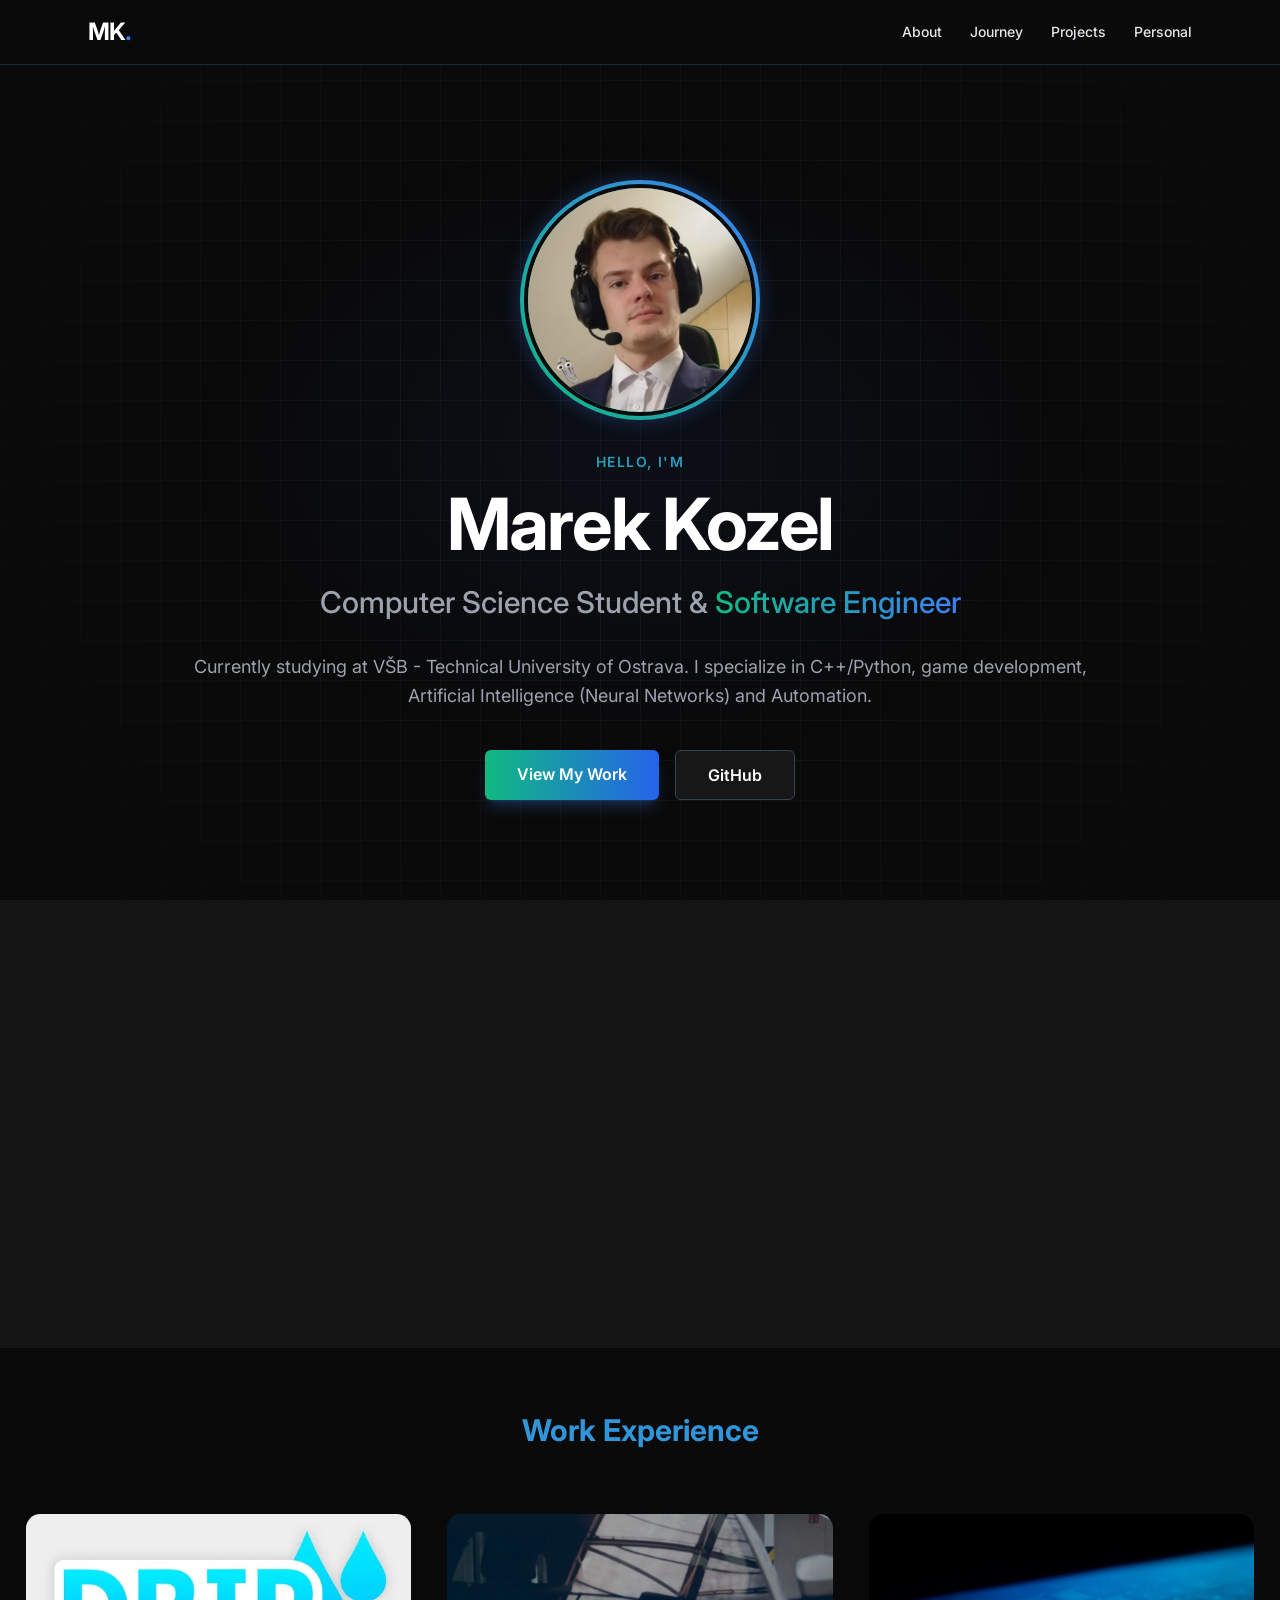
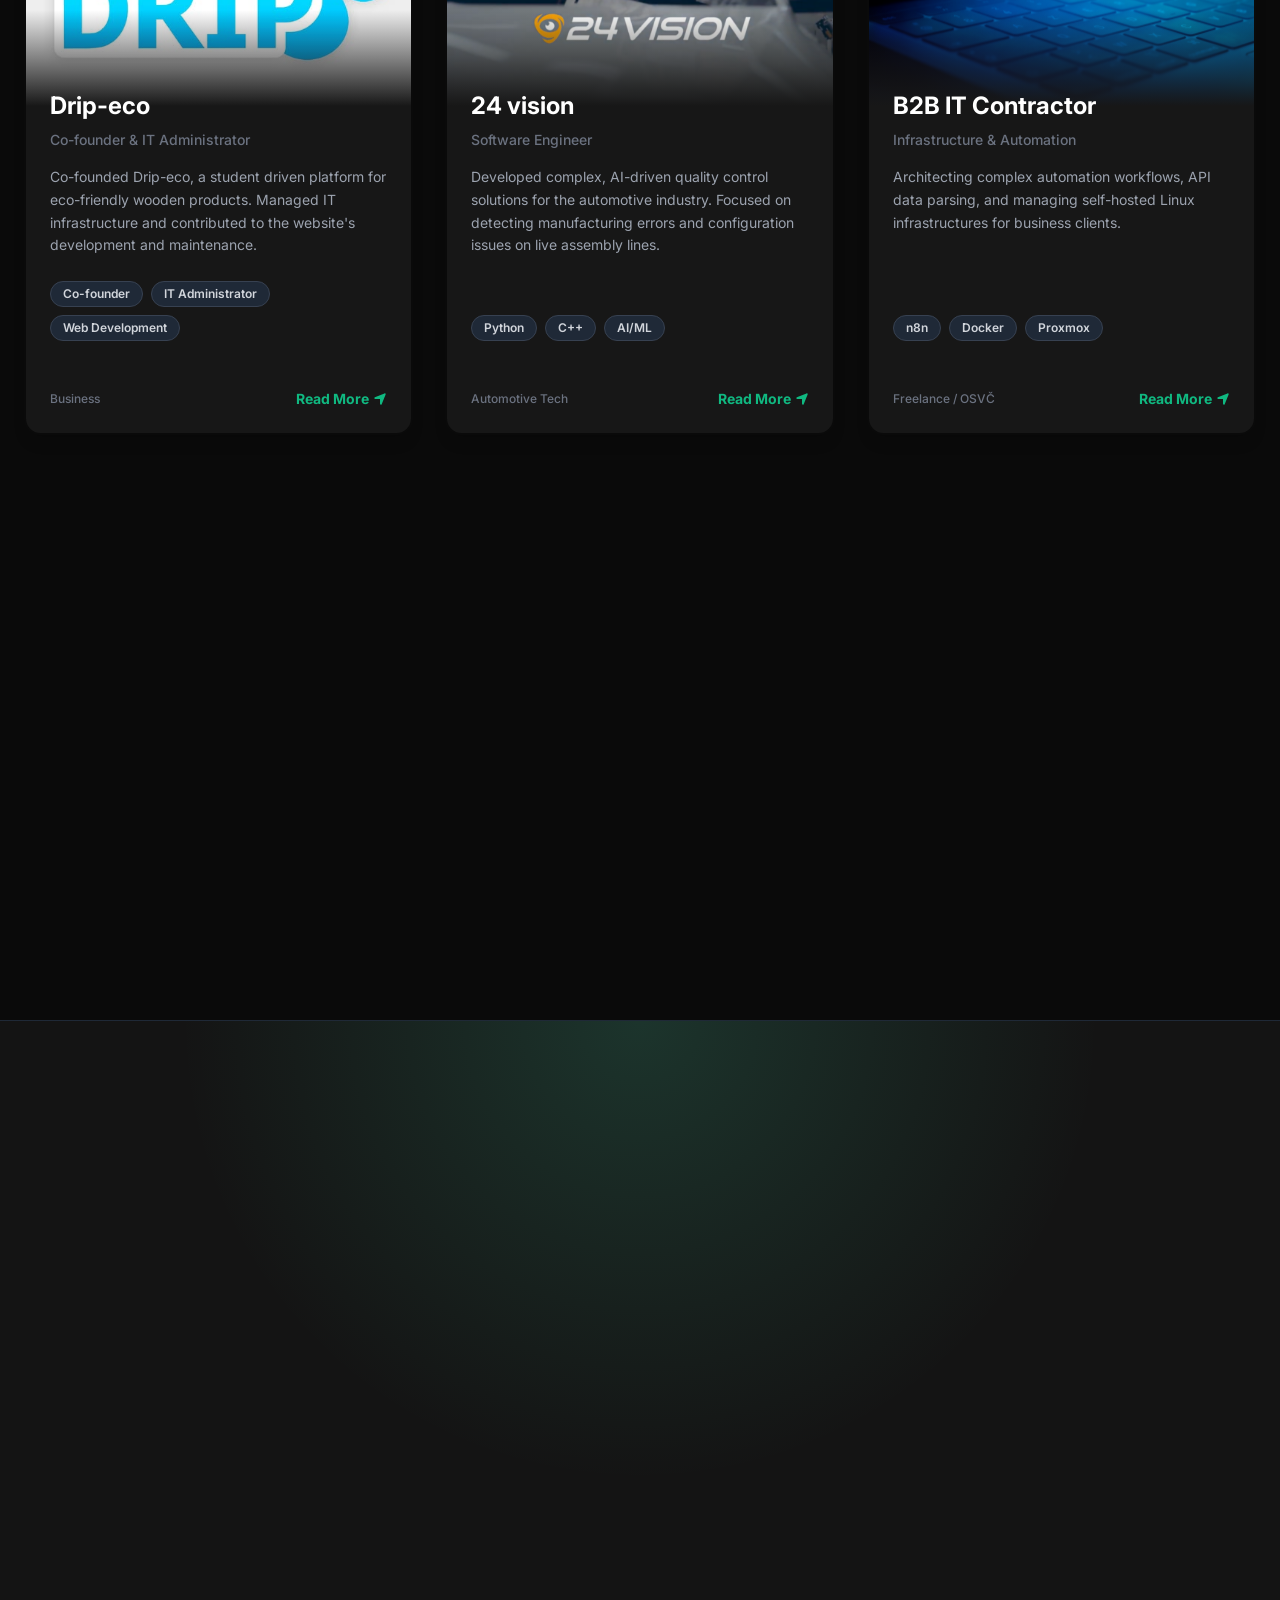
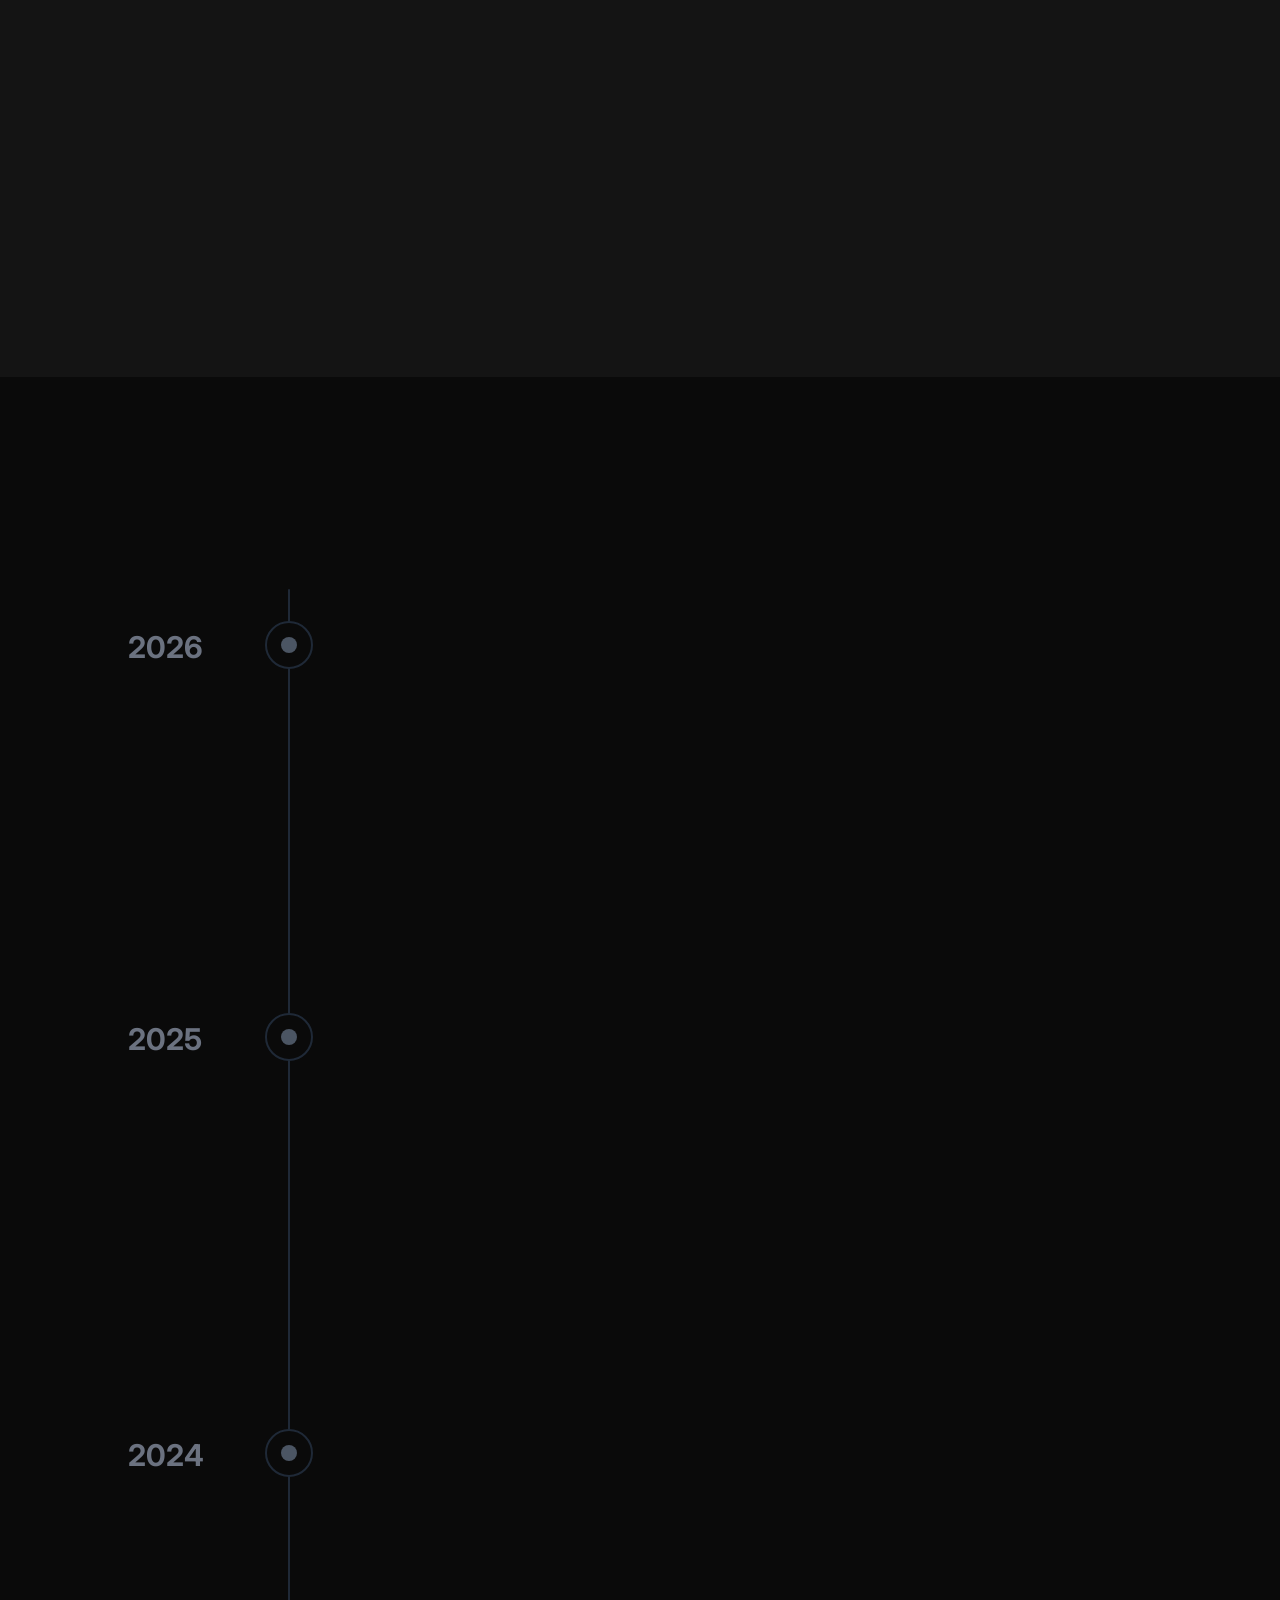
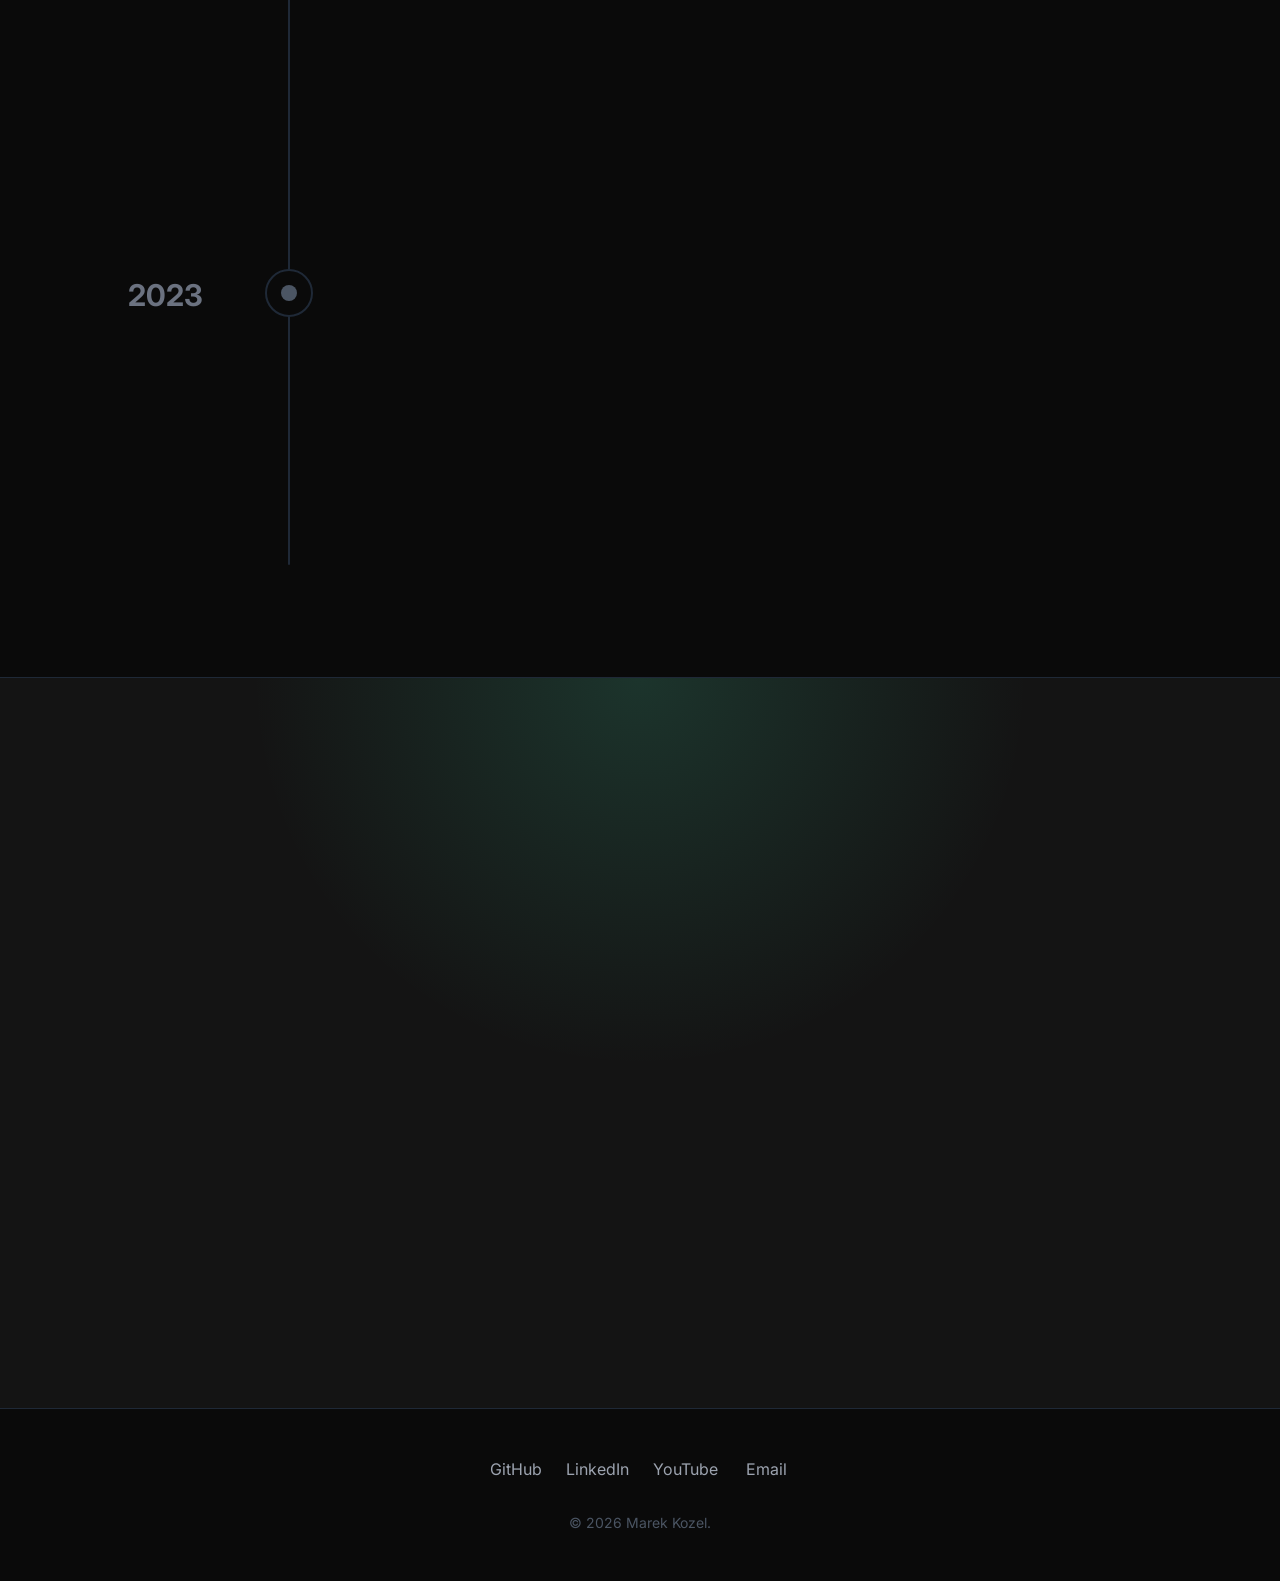
<file: index.html>
<!DOCTYPE html>
<html lang="en" class="scroll-smooth">

<head>
	<meta charset="UTF-8">
	<meta name="viewport" content="width=device-width, initial-scale=1.0">
	<title>Marek Kozel | Software Engineer & Developer</title>

	<script src="tailwind.js"></script>
	<script>
		tailwind.config = {
			theme: {
				extend: {
					colors: {
						dark: '#0a0a0a',
						card: '#171717',
						accent: '#10b981',
					}
				}
			}
		}
	</script>

	<link href="https://unpkg.com/aos@2.3.1/dist/aos.css" rel="stylesheet">
	<link rel="stylesheet" href="style.css">
</head>

<body class="bg-dark text-gray-200 antialiased selection:bg-blue-500 selection:text-white relative overflow-x-hidden">

	<div class="fixed inset-0 z-0 pointer-events-none bg-grid-pattern grid-mask"></div>

	<main class="relative z-10">
		<nav class="fixed w-full z-50 bg-dark/80 backdrop-blur-md border-b border-gray-800" data-aos="fade-down"
			data-aos-duration="800">
			<div class="max-w-6xl mx-auto px-6 py-4 flex justify-between items-center">
				<a href="#" class="text-2xl font-bold tracking-tighter text-white">MK<span class="text-blue-500">.</span></a>
				<div class="space-x-6 text-sm font-medium">
					<a href="#about" class="hover:text-blue-400 transition-colors">About</a>
					<a href="#roadmap" class="hover:text-blue-400 transition-colors">Journey</a>
					<a href="#projects" class="hover:text-blue-400 transition-colors">Projects</a>
					<a href="personal.html" class="hover:text-blue-400 transition-colors">Personal</a>
				</div>
			</div>
		</nav>

		<section class="min-h-screen flex items-center justify-center pt-20 px-6 relative">
			<div
				class="absolute inset-0 bg-[radial-gradient(ellipse_at_center,_var(--tw-gradient-stops))] from-blue-900/10 via-transparent to-transparent pointer-events-none">
			</div>
			<div class="max-w-4xl mx-auto text-center relative">
				<div data-aos="zoom-in" data-aos-duration="1000"
					class="w-60 h-60 mx-auto mb-8 rounded-full bg-gray-800 p-1 bg-gradient-to-tr from-emerald-500 to-blue-500 shadow-[0_0_20px_rgba(59,130,246,0.3)]">
					<img src="assets/images/profile_c.png" alt="Marek Kozel"
						class="w-full h-full object-cover rounded-full border-4 border-dark">
				</div>

				<p data-aos="fade-up" data-aos-delay="100"
					class="gradient-text font-semibold tracking-widest uppercase text-sm mb-4">Hello, I'm</p>
				<h1 data-aos="fade-up" data-aos-delay="200"
					class="text-5xl md:text-7xl font-bold text-white mb-6 tracking-tight">Marek Kozel</h1>
				<h2 data-aos="fade-up" data-aos-delay="300" class="text-2xl md:text-3xl font-medium text-gray-400 mb-8">
					Computer Science Student <br class="md:hidden"> & <span class="gradient-text">Software Engineer</span>
				</h2>
				<p data-aos="fade-up" data-aos-delay="400"
					class="text-lg text-gray-400 max-w-2x2 mx-auto mb-10 leading-relaxed">
					Currently studying at VŠB - Technical University of Ostrava. I specialize in C++/Python, game development,
					Artificial Intelligence (Neural Networks) and Automation.
				</p>
				<div data-aos="fade-up" data-aos-delay="500" class="flex justify-center gap-4">
					<a href="#projects"
						class="px-8 py-3 bg-gradient-to-r from-emerald-500 to-blue-600 text-white font-semibold rounded-md hover:from-emerald-400 hover:to-blue-500 transition-all shadow-lg shadow-blue-500/25">View
						My Work</a>
					<a href="https://github.com/marekkozel" target="_blank"
						class="px-8 py-3 bg-card border border-gray-700 text-white font-semibold rounded-md hover:border-blue-500 transition-all">GitHub</a>
				</div>
			</div>
		</section>

		<section id="about" class="py-16 px-6 border-y border-gray-800 section-glow bg-dots">
			<div class="max-w-4xl mx-auto section-content">
				<h3 data-aos="fade-right" class="text-3xl font-bold mb-8 flex items-center text-emerald">
					<span class="w-8 h-[2px] bg-gradient-to-r from-emerald-500 to-blue-500 mr-4"></span> About Me
				</h3>
				<div class="grid md:grid-cols-2 gap-12 items-center">
					<div data-aos="fade-up" class="space-y-4 text-gray-400 leading-relaxed">
						<p>
							I am a deeply curious developer with a strong foundation in lower-level programming and infrastructure. As
							a high-achieving student at VŠB-TUO, I balance my rigorous academic schedule with hands-on software
							engineering.
						</p>
						<p>
							My technical interests are broad: I love building rendering engines from scratch in C++, orchestrating
							complex B2B automations using n8n and Docker, and pushing the boundaries of AI integration.
						</p>
					</div>
					<div data-aos="fade-left"
						class="rounded-lg overflow-hidden bg-gray-800 aspect-video relative group border border-gray-700 shadow-[0_0_20px_rgba(73,235,181,0.2)] ">
						<img src="assets/images/coffee_nature.jpg" alt="Coffee and Nature"
							class="w-full h-full object-cover opacity-80">
					</div>
				</div>
			</div>
		</section>

		<section id="experience" class="py-16 px-6 relative z-10">
			<div class="max-w-7xl mx-auto">
				<h3 data-aos="fade-up"
					class="text-3xl font-bold text-blue mb-16 flex items-center justify-center w-fit mx-auto">
					Work Experience
				</h3>

				<div class="grid grid-cols-1 md:grid-cols-2 lg:grid-cols-3 gap-8">

					<!-- Card 1: 24 vision -->
					<!-- ADDED data-href -->


					<div
						class="project-card card-wrapper group shadow-lg cursor-pointer hover:shadow-[0_0_30px_rgba(59,130,246,0.2)]"
						data-aos="fade-up" data-aos-delay="300" data-href="https://rankacy.com">
						<div class="card-inner">
							<div class="h-48 relative overflow-hidden bg-gray-900 pointer-events-none">
								<div class="absolute inset-0 bg-gradient-to-t from-card via-transparent to-transparent z-10"></div>
								<img src="assets/images/drip.jpg" alt="Drip-eco"
									class="w-full h-full object-cover group-hover:scale-110 transition-transform duration-700">
							</div>
							<div class="p-6 flex-1 flex flex-col relative z-20 -mt-10 pointer-events-none">
								<h3 class="text-2xl font-bold text-white mb-2 group-hover:text-accent transition-colors duration-300">
									Drip-eco</h3>
								<h4 class="text-sm font-medium text-gray-500 mb-4">Co-founder & IT Administrator</h4>
								<p class="text-sm text-gray-400 mb-6 flex-1 leading-relaxed">
									Co-founded Drip-eco, a student driven platform for eco-friendly wooden products. Managed IT
									infrastructure
									and contributed to the website's development and maintenance.
								</p>
								<div class="flex flex-wrap gap-2 mb-6">
									<span
										class="px-3 py-1 text-xs font-semibold bg-gray-800 text-gray-300 border border-gray-700 rounded-full">Co-founder</span>
									<span
										class="px-3 py-1 text-xs font-semibold bg-gray-800 text-gray-300 border border-gray-700 rounded-full">IT
										Administrator</span>
									<span
										class="px-3 py-1 text-xs font-semibold bg-gray-800 text-gray-300 border border-gray-700 rounded-full">Web
										Development</span>
								</div>
							</div>
							<div class="p-6 pt-0 flex justify-between items-center relative z-20 pointer-events-none">
								<p class="text-xs text-gray-500 font-medium">Business</p>
								<div
									class="flex items-center gap-1 text-accent group-hover:text-blue-500 transition-colors text-sm font-bold">
									<span>Read More</span>
									<svg stroke="currentColor" fill="currentColor" stroke-width="0" viewBox="0 0 448 512" height="1em"
										width="1em" xmlns="http://www.w3.org/2000/svg"
										class="group-hover:translate-x-1 transition-transform">
										<path
											d="M429.6 92.1c4.9-11.9 2.1-25.6-7-34.7s-22.8-11.9-34.7-7l-352 144c-14.2 5.8-22.2 20.8-19.3 35.8s16.1 25.8 31.4 25.8l176 0 0 176c0 15.3 10.8 28.4 25.8 31.4s30-5.1 35.8-19.3l144-352z">
										</path>
									</svg>
								</div>
							</div>
						</div>
					</div>


					<div
						class="project-card card-wrapper group shadow-lg cursor-pointer hover:shadow-[0_0_30px_rgba(59,130,246,0.2)]"
						data-aos="fade-up" data-aos-delay="100" data-href="https://24vs.io/">
						<div class="card-inner">
							<div class="h-48 relative overflow-hidden bg-gray-900 pointer-events-none">
								<div class="absolute inset-0 bg-gradient-to-t from-card via-transparent to-transparent z-10"></div>
								<img src="assets/images/24vision.png" alt="24 vision"
									class="w-full h-full object-cover group-hover:scale-110 transition-transform duration-700">
							</div>

							<div class="p-6 flex-1 flex flex-col relative z-20 -mt-10 pointer-events-none">
								<h3 class="text-2xl font-bold text-white mb-2 group-hover:text-accent transition-colors duration-300">24
									vision</h3>
								<h4 class="text-sm font-medium text-gray-500 mb-4">Software Engineer</h4>
								<p class="text-sm text-gray-400 mb-6 flex-1 leading-relaxed">
									Developed complex, AI-driven quality control solutions for the automotive industry. Focused on
									detecting manufacturing errors and configuration issues on live assembly lines.
								</p>

								<div class="flex flex-wrap gap-2 mb-6">
									<span
										class="px-3 py-1 text-xs font-semibold bg-gray-800 text-gray-300 border border-gray-700 rounded-full">Python</span>
									<span
										class="px-3 py-1 text-xs font-semibold bg-gray-800 text-gray-300 border border-gray-700 rounded-full">C++</span>
									<span
										class="px-3 py-1 text-xs font-semibold bg-gray-800 text-gray-300 border border-gray-700 rounded-full">AI/ML</span>
								</div>
							</div>

							<div class="p-6 pt-0 flex justify-between items-center relative z-20 pointer-events-none">
								<p class="text-xs text-gray-500 font-medium">Automotive Tech</p>
								<div
									class="flex items-center gap-1 text-accent group-hover:text-blue-500 transition-colors text-sm font-bold">
									<span>Read More</span>
									<svg stroke="currentColor" fill="currentColor" stroke-width="0" viewBox="0 0 448 512" height="1em"
										width="1em" xmlns="http://www.w3.org/2000/svg"
										class="group-hover:translate-x-1 transition-transform">
										<path
											d="M429.6 92.1c4.9-11.9 2.1-25.6-7-34.7s-22.8-11.9-34.7-7l-352 144c-14.2 5.8-22.2 20.8-19.3 35.8s16.1 25.8 31.4 25.8l176 0 0 176c0 15.3 10.8 28.4 25.8 31.4s30-5.1 35.8-19.3l144-352z">
										</path>
									</svg>
								</div>
							</div>
						</div>
					</div>

					<!-- Card 2: B2B IT -->
					<!-- ADDED data-href -->
					<div
						class="project-card card-wrapper group shadow-lg cursor-pointer hover:shadow-[0_0_30px_rgba(59,130,246,0.2)]"
						data-aos="fade-up" data-aos-delay="200" data-href="#contact">
						<div class="card-inner">
							<div class="h-48 relative overflow-hidden bg-gray-900 pointer-events-none">
								<div class="absolute inset-0 bg-gradient-to-t from-card via-transparent to-transparent z-10"></div>
								<img src="assets/images/laptop.jpg" alt="B2B IT"
									class="w-full h-full object-cover group-hover:scale-110 transition-transform duration-700">
							</div>
							<div class="p-6 flex-1 flex flex-col relative z-20 -mt-10 pointer-events-none">
								<h3 class="text-2xl font-bold text-white mb-2 group-hover:text-accent transition-colors duration-300">
									B2B IT Contractor</h3>
								<h4 class="text-sm font-medium text-gray-500 mb-4">Infrastructure & Automation</h4>
								<p class="text-sm text-gray-400 mb-6 flex-1 leading-relaxed">
									Architecting complex automation workflows, API data parsing, and managing self-hosted Linux
									infrastructures for business clients.
								</p>
								<div class="flex flex-wrap gap-2 mb-6">
									<span
										class="px-3 py-1 text-xs font-semibold bg-gray-800 text-gray-300 border border-gray-700 rounded-full">n8n</span>
									<span
										class="px-3 py-1 text-xs font-semibold bg-gray-800 text-gray-300 border border-gray-700 rounded-full">Docker</span>
									<span
										class="px-3 py-1 text-xs font-semibold bg-gray-800 text-gray-300 border border-gray-700 rounded-full">Proxmox</span>
								</div>
							</div>
							<div class="p-6 pt-0 flex justify-between items-center relative z-20 pointer-events-none">
								<p class="text-xs text-gray-500 font-medium">Freelance / OSVČ</p>
								<div
									class="flex items-center gap-1 text-accent group-hover:text-blue-500 transition-colors text-sm font-bold">
									<span>Read More</span>
									<svg stroke="currentColor" fill="currentColor" stroke-width="0" viewBox="0 0 448 512" height="1em"
										width="1em" xmlns="http://www.w3.org/2000/svg"
										class="group-hover:translate-x-1 transition-transform">
										<path
											d="M429.6 92.1c4.9-11.9 2.1-25.6-7-34.7s-22.8-11.9-34.7-7l-352 144c-14.2 5.8-22.2 20.8-19.3 35.8s16.1 25.8 31.4 25.8l176 0 0 176c0 15.3 10.8 28.4 25.8 31.4s30-5.1 35.8-19.3l144-352z">
										</path>
									</svg>
								</div>
							</div>
						</div>
					</div>

					<!-- Card 3: Rankacy -->
					<!-- ADDED data-href -->
					<div
						class="project-card card-wrapper group shadow-lg cursor-pointer hover:shadow-[0_0_30px_rgba(59,130,246,0.2)]"
						data-aos="fade-up" data-aos-delay="300" data-href="https://rankacy.com">
						<div class="card-inner">
							<div class="h-48 relative overflow-hidden bg-gray-900 pointer-events-none">
								<div class="absolute inset-0 bg-gradient-to-t from-card via-transparent to-transparent z-10"></div>
								<img src="assets/images/rankacy.jpg" alt="Rankacy"
									class="w-full h-full object-cover group-hover:scale-110 transition-transform duration-700">
							</div>
							<div class="p-6 flex-1 flex flex-col relative z-20 -mt-10 pointer-events-none">
								<h3 class="text-2xl font-bold text-white mb-2 group-hover:text-accent transition-colors duration-300">
									Rankacy</h3>
								<h4 class="text-sm font-medium text-gray-500 mb-4">Developer</h4>
								<p class="text-sm text-gray-400 mb-6 flex-1 leading-relaxed">
									Engineered a dedicated tool and platform for the Counter-Strike community, focusing on user
									experience, mechanics, and backend performance.
								</p>
								<div class="flex flex-wrap gap-2 mb-6">
									<span
										class="px-3 py-1 text-xs font-semibold bg-gray-800 text-gray-300 border border-gray-700 rounded-full">C
										/ C++</span>
									<span
										class="px-3 py-1 text-xs font-semibold bg-gray-800 text-gray-300 border border-gray-700 rounded-full">Game
										Dev</span>
									<span
										class="px-3 py-1 text-xs font-semibold bg-gray-800 text-gray-300 border border-gray-700 rounded-full">CS
										Tooling</span>
								</div>
							</div>
							<div class="p-6 pt-0 flex justify-between items-center relative z-20 pointer-events-none">
								<p class="text-xs text-gray-500 font-medium">Gaming</p>
								<div
									class="flex items-center gap-1 text-accent group-hover:text-blue-500 transition-colors text-sm font-bold">
									<span>Read More</span>
									<svg stroke="currentColor" fill="currentColor" stroke-width="0" viewBox="0 0 448 512" height="1em"
										width="1em" xmlns="http://www.w3.org/2000/svg"
										class="group-hover:translate-x-1 transition-transform">
										<path
											d="M429.6 92.1c4.9-11.9 2.1-25.6-7-34.7s-22.8-11.9-34.7-7l-352 144c-14.2 5.8-22.2 20.8-19.3 35.8s16.1 25.8 31.4 25.8l176 0 0 176c0 15.3 10.8 28.4 25.8 31.4s30-5.1 35.8-19.3l144-352z">
										</path>
									</svg>
								</div>
							</div>
						</div>
					</div>


					<div
						class="project-card card-wrapper group shadow-lg cursor-pointer hover:shadow-[0_0_30px_rgba(59,130,246,0.2)]"
						data-aos="fade-up" data-aos-delay="300" data-href="https://rankacy.com">
						<div class="card-inner">
							<div class="h-48 relative overflow-hidden bg-gray-900 pointer-events-none">
								<div class="absolute inset-0 bg-gradient-to-t from-card via-transparent to-transparent z-10"></div>
								<img src="assets/images/ibsteam.jpg" alt="IBSteam"
									class="w-full h-full object-cover group-hover:scale-110 transition-transform duration-700">
							</div>
							<div class="p-6 flex-1 flex flex-col relative z-20 -mt-10 pointer-events-none">
								<h3 class="text-2xl font-bold text-white mb-2 group-hover:text-accent transition-colors duration-300">
									IBSteam</h3>
								<h4 class="text-sm font-medium text-gray-500 mb-4">Web Developer</h4>
								<p class="text-sm text-gray-400 mb-6 flex-1 leading-relaxed">
									Contributed to the development of a web platform for the IBSteam platform. Focused on frontend
									development and user experience.
								</p>
								<div class="flex flex-wrap gap-2 mb-6">
									<span
										class="px-3 py-1 text-xs font-semibold bg-gray-800 text-gray-300 border border-gray-700 rounded-full">Wordpress</span>
									<span
										class="px-3 py-1 text-xs font-semibold bg-gray-800 text-gray-300 border border-gray-700 rounded-full">HTML/CSS</span>
									<span
										class="px-3 py-1 text-xs font-semibold bg-gray-800 text-gray-300 border border-gray-700 rounded-full">Php</span>
								</div>
							</div>
							<div class="p-6 pt-0 flex justify-between items-center relative z-20 pointer-events-none">
								<p class="text-xs text-gray-500 font-medium">Web Development</p>
								<div
									class="flex items-center gap-1 text-accent group-hover:text-blue-500 transition-colors text-sm font-bold">
									<span>Read More</span>
									<svg stroke="currentColor" fill="currentColor" stroke-width="0" viewBox="0 0 448 512" height="1em"
										width="1em" xmlns="http://www.w3.org/2000/svg"
										class="group-hover:translate-x-1 transition-transform">
										<path
											d="M429.6 92.1c4.9-11.9 2.1-25.6-7-34.7s-22.8-11.9-34.7-7l-352 144c-14.2 5.8-22.2 20.8-19.3 35.8s16.1 25.8 31.4 25.8l176 0 0 176c0 15.3 10.8 28.4 25.8 31.4s30-5.1 35.8-19.3l144-352z">
										</path>
									</svg>
								</div>
							</div>
						</div>
					</div>





				</div>
			</div>
		</section>



		<section id="projects" class="py-16 px-6 border-t border-gray-800 section-glow bg-dots">
			<div class="max-w-6xl mx-auto section-content">
				<h3 data-aos="fade-right" class="text-3xl font-bold mb-8 flex items-center text-emerald">
					<span class="w-8 h-[2px] bg-gradient-to-r from-emerald-500 to-blue-500 mr-4"></span> Projects
				</h3>

				<div class="grid md:grid-cols-2 lg:grid-cols-3 gap-6">

					<a href="https://paspal.pojfm.cz/" target="_blank" data-aos="fade-up" data-aos-delay="100"
						class="block bg-dark p-6 rounded-lg border border-gray-800 transition-all duration-300 ease-out group relative overflow-hidden shadow-lg hover:-translate-y-2 hover:border-emerald-500/50 hover:shadow-[0_0_30px_rgba(73,235,181,0.25)]">
						<div class="w-full h-40 bg-gray-900 rounded-md mb-4 overflow-hidden relative">
							<img src="assets/images/cansat.jpg" alt="CanSat Esa Competition"
								class="w-full h-full object-cover group-hover:scale-110 transition-transform duration-500 opacity-80 group-hover:opacity-100">
						</div>
						<div class="flex justify-between items-start mb-2">
							<h4 class="text-xl font-bold text-white group-hover:text-emerald-400 transition-colors duration-300">
								CanSat Esa Competition</h4>
							<svg stroke="currentColor" fill="none" stroke-width="2" viewBox="0 0 24 24"
								class="text-gray-500 group-hover:text-emerald-400 group-hover:-translate-y-1 group-hover:translate-x-1 transition-all duration-300 mt-1"
								height="1.2em" width="1.2em" xmlns="http://www.w3.org/2000/svg">
								<path stroke-linecap="round" stroke-linejoin="round" d="M7 17L17 7M7 7h10v10"></path>
							</svg>
						</div>
						<p class="text-sm font-semibold gradient-text mb-4">C++</p>
						<p class="text-gray-400 text-sm">Participating in the CanSat Esa Competition, developing a miniaturized
							satellite for space exploration. And we won first place.</p>
					</a>

					<!-- Card 1 -->
					<a href="https://github.com/marekkozel/Cubes-Battle" target="_blank" data-aos="fade-up" data-aos-delay="100"
						class="block bg-dark p-6 rounded-lg border border-gray-800 transition-all duration-300 ease-out group relative overflow-hidden shadow-lg hover:-translate-y-2 hover:border-emerald-500/50 hover:shadow-[0_0_30px_rgba(73,235,181,0.25)]">
						<div class="w-full h-40 bg-gray-900 rounded-md mb-4 overflow-hidden relative">
							<img src="assets/images/cubes_battle.png" alt="Cubes-Battle"
								class="w-full h-full object-cover group-hover:scale-110 transition-transform duration-500 opacity-80 group-hover:opacity-100">
						</div>
						<div class="flex justify-between items-start mb-2">
							<h4 class="text-xl font-bold text-white group-hover:text-emerald-400 transition-colors duration-300">
								Cubes-Battle</h4>
							<svg stroke="currentColor" fill="none" stroke-width="2" viewBox="0 0 24 24"
								class="text-gray-500 group-hover:text-emerald-400 group-hover:-translate-y-1 group-hover:translate-x-1 transition-all duration-300 mt-1"
								height="1.2em" width="1.2em" xmlns="http://www.w3.org/2000/svg">
								<path stroke-linecap="round" stroke-linejoin="round" d="M7 17L17 7M7 7h10v10"></path>
							</svg>
						</div>
						<p class="text-sm font-semibold gradient-text mb-4">C</p>
						<p class="text-gray-400 text-sm">A game developed entirely from scratch using pure C, bypassing traditional
							game engines.</p>
					</a>

					<!-- Card 2 -->
					<a href="https://github.com/marekkozel/OpenGL_Render_engine" target="_blank" data-aos="fade-up"
						data-aos-delay="200"
						class="block bg-dark p-6 rounded-lg border border-gray-800 transition-all duration-300 ease-out group relative overflow-hidden shadow-lg hover:-translate-y-2 hover:border-emerald-500/50 hover:shadow-[0_0_30px_rgba(73,235,181,0.25)]">
						<div class="w-full h-40 bg-gray-900 rounded-md mb-4 overflow-hidden relative">
							<img src="assets/images/opengl_engine.png" alt="OpenGL Render Engine"
								class="w-full h-full object-cover group-hover:scale-110 transition-transform duration-500 opacity-80 group-hover:opacity-100">
						</div>
						<div class="flex justify-between items-start mb-2">
							<h4 class="text-xl font-bold text-white group-hover:text-emerald-400 transition-colors duration-300">
								OpenGL Render Engine</h4>
							<svg stroke="currentColor" fill="none" stroke-width="2" viewBox="0 0 24 24"
								class="text-gray-500 group-hover:text-emerald-400 group-hover:-translate-y-1 group-hover:translate-x-1 transition-all duration-300 mt-1 shrink-0"
								height="1.2em" width="1.2em" xmlns="http://www.w3.org/2000/svg">
								<path stroke-linecap="round" stroke-linejoin="round" d="M7 17L17 7M7 7h10v10"></path>
							</svg>
						</div>
						<p class="text-sm font-semibold gradient-text mb-4">C++ / OpenGL</p>
						<p class="text-gray-400 text-sm">A custom 3D rendering engine built from the ground up in C++ to master
							graphics programming.</p>
					</a>

					<!-- Card 3 -->
					<a href="https://github.com/marekkozel/Artificial_intelligence_courses" target="_blank" data-aos="fade-up"
						data-aos-delay="300"
						class="block bg-dark p-6 rounded-lg border border-gray-800 transition-all duration-300 ease-out group relative overflow-hidden shadow-lg hover:-translate-y-2 hover:border-emerald-500/50 hover:shadow-[0_0_30px_rgba(73,235,181,0.25)]">
						<div class="w-full h-40 bg-gray-900 rounded-md mb-4 overflow-hidden relative">
							<img src="assets/images/pojspace_group.png" alt="AI Courses"
								class="w-full h-full object-cover group-hover:scale-110 transition-transform duration-500 opacity-80 group-hover:opacity-100">
						</div>
						<div class="flex justify-between items-start mb-2">
							<h4 class="text-xl font-bold text-white group-hover:text-emerald-400 transition-colors duration-300">AI
								Courses</h4>
							<svg stroke="currentColor" fill="none" stroke-width="2" viewBox="0 0 24 24"
								class="text-gray-500 group-hover:text-emerald-400 group-hover:-translate-y-1 group-hover:translate-x-1 transition-all duration-300 mt-1 shrink-0"
								height="1.2em" width="1.2em" xmlns="http://www.w3.org/2000/svg">
								<path stroke-linecap="round" stroke-linejoin="round" d="M7 17L17 7M7 7h10v10"></path>
							</svg>
						</div>
						<p class="text-sm font-semibold gradient-text mb-4">Curriculum Design</p>
						<p class="text-gray-400 text-sm">Designed and developed artificial intelligence course materials
							specifically tailored for high school students.</p>
					</a>


					<a href="https://www.home-assistant.io/" target="_blank" data-aos="fade-up" data-aos-delay="300"
						class="block bg-dark p-6 rounded-lg border border-gray-800 transition-all duration-300 ease-out group relative overflow-hidden shadow-lg hover:-translate-y-2 hover:border-emerald-500/50 hover:shadow-[0_0_30px_rgba(73,235,181,0.25)]">
						<div class="w-full h-40 bg-gray-900 rounded-md mb-4 overflow-hidden relative">
							<img src="assets/images/home_assistant.png" alt="Home Assistant"
								class="w-full h-full object-cover group-hover:scale-110 transition-transform duration-500 opacity-80 group-hover:opacity-100">
						</div>
						<div class="flex justify-between items-start mb-2">
							<h4 class="text-xl font-bold text-white group-hover:text-emerald-400 transition-colors duration-300">Home
								Assistant</h4>
							<svg stroke="currentColor" fill="none" stroke-width="2" viewBox="0 0 24 24"
								class="text-gray-500 group-hover:text-emerald-400 group-hover:-translate-y-1 group-hover:translate-x-1 transition-all duration-300 mt-1 shrink-0"
								height="1.2em" width="1.2em" xmlns="http://www.w3.org/2000/svg">
								<path stroke-linecap="round" stroke-linejoin="round" d="M7 17L17 7M7 7h10v10"></path>
							</svg>
						</div>
						<p class="text-sm font-semibold gradient-text mb-4">Home Automation</p>
						<p class="text-gray-400 text-sm">Designed and developed self hosted home solutions using Home Assistant,
							integrating various smart devices and automations of everyday tasks.</p>
					</a>

				</div>
			</div>
		</section>



		<section id="roadmap" class="py-16 px-6 relative z-10">
			<div class="max-w-5xl mx-auto">
				<h3 data-aos="fade-up" class="text-3xl font-bold text-blue mb-16 flex items-center justify-center">
					My Journey
				</h3>

				<div class="relative pb-20 md:ml-40 ml-10" id="timeline-container">

					<div class="absolute left-0 top-12 bottom-12 w-[2px] bg-gray-800 rounded-full"></div>

					<div id="timeline-progress"
						class="absolute left-0 top-12 w-[2px] bg-accent rounded-full z-10 shadow-[0_0_8px_rgba(16,185,129,0.8)]"
						style="height: 0%;"></div>
					<div class="flex flex-col md:flex-row justify-start pt-10 md:pt-20 relative milestone">
						<div class="sticky top-40 flex flex-col md:flex-row items-center self-start z-20 md:-ml-40 md:w-32">
							<h3
								class="timeline-year hidden md:block text-3xl font-bold text-gray-500 bg-dark py-2 pr-6 transition-colors duration-300">
								2026</h3>
						</div>
						<div
							class="absolute -left-[23px] w-12 h-12 rounded-full bg-dark flex items-center justify-center border-2 border-gray-800 z-20 mt-10 md:mt-0">
							<div class="timeline-dot h-4 w-4 rounded-full bg-gray-600 transition-all duration-300"></div>
						</div>
						<div class="pl-12 md:pl-20 w-full" data-aos="fade-up">
							<h3
								class="md:hidden block text-2xl font-bold text-gray-400 mb-4 mt-8 timeline-year transition-colors duration-300">
								2026</h3>
							<p class="text-gray-400 text-sm md:text-base leading-relaxed mb-6">
								Currently planning my Bachelor's thesis focused on measuring the emotions of computer game players using
								neural networks. Operating as a freelance contractor (B2B) engineering advanced n8n
								automations.
							</p>
							<div class="grid grid-cols-2 gap-4">
								<img src="assets/images/neural_network.webp" alt="Georgia Expedition"
									class="rounded-lg object-cover h-32 md:h-48 w-full border border-gray-800">
								<img src="assets/images/b2b.jpg" alt="Georgia Expedition"
									class="rounded-lg object-cover h-32 md:h-48 w-full border border-gray-800">
							</div>
						</div>
					</div>

					<div class="flex flex-col md:flex-row justify-start pt-10 md:pt-32 relative milestone">
						<div class="sticky top-40 flex flex-col md:flex-row items-center self-start z-20 md:-ml-40 md:w-32">
							<h3
								class="timeline-year hidden md:block text-3xl font-bold text-gray-500 bg-dark py-2 pr-6 transition-colors duration-300">
								2025</h3>
						</div>
						<div
							class="absolute -left-[23px] w-12 h-12 rounded-full bg-dark flex items-center justify-center border-2 border-gray-800 z-20 mt-10 md:mt-0">
							<div class="timeline-dot h-4 w-4 rounded-full bg-gray-600 transition-all duration-300"></div>
						</div>
						<div class="pl-12 md:pl-20 w-full" data-aos="fade-up">
							<h3
								class="md:hidden block text-2xl font-bold text-gray-400 mb-4 mt-8 timeline-year transition-colors duration-300">
								2025</h3>
							<p class="text-gray-400 text-sm md:text-base leading-relaxed mb-6">
								Started Bachelor studies at the Technical University of Ostrava as a computer science student, focusing
								on maintaining high grades. Planned and executed an 11,000 km independent expedition to
								Georgia. Additionally, worked as a QA Tester validating analytics applications for
								Rankacy.
							</p>
							<div class="grid grid-cols-2 gap-4">
								<img src="assets/images/turkey.jpg" alt="Georgia Expedition"
									class="rounded-lg object-cover h-32 md:h-48 w-full border border-gray-800">
								<img src="assets/images/logo-vsb.jpg" alt="VSB-TUO"
									class="rounded-lg object-cover h-32 md:h-48 w-full border border-gray-800">
							</div>
						</div>
					</div>


					<div class="flex flex-col md:flex-row justify-start pt-10 md:pt-32 relative milestone">
						<div class="sticky top-40 flex flex-col md:flex-row items-center self-start z-20 md:-ml-40 md:w-32">
							<h3
								class="timeline-year hidden md:block text-3xl font-bold text-gray-500 bg-dark py-2 pr-6 transition-colors duration-300">
								2024</h3>
						</div>
						<div
							class="absolute -left-[23px] w-12 h-12 rounded-full bg-dark flex items-center justify-center border-2 border-gray-800 z-20 mt-10 md:mt-0">
							<div class="timeline-dot h-4 w-4 rounded-full bg-gray-600 transition-all duration-300"></div>
						</div>
						<div class="pl-12 md:pl-20 w-full" data-aos="fade-up">
							<h3
								class="md:hidden block text-2xl font-bold text-gray-400 mb-4 mt-8 timeline-year transition-colors duration-300">
								2024</h3>
							<p class="text-gray-400 text-sm md:text-base leading-relaxed mb-6">
								Organized a road trip to Romania and the Balkans. Also engineered and fine-tuned Neural Networks for
								industrial defect detection as a Data Analyst at 24Vision.
								Created POJSpace, a high-school student technology community. Participated in an Erasmus foreign
								internship in Mallorca,
								developing a custom website for IBSTEAM focused on course automation.
							</p>
							<div class="grid grid-cols-2 gap-4">
								<img src="assets/images/24-vision1.jpg" alt="24Vision"
									class="rounded-lg object-cover h-32 md:h-48 w-full border border-gray-800">
								<img src="assets/images/pojspace.png" alt="POJSpace"
									class="rounded-lg object-cover h-32 md:h-48 w-full border border-gray-800">
							</div>
						</div>
					</div>

					<div class="flex flex-col md:flex-row justify-start pt-10 md:pt-32 relative milestone">
						<div class="sticky top-40 flex flex-col md:flex-row items-center self-start z-20 md:-ml-40 md:w-32">
							<h3
								class="timeline-year hidden md:block text-3xl font-bold text-gray-500 bg-dark py-2 pr-6 transition-colors duration-300">
								2023</h3>
						</div>
						<div
							class="absolute -left-[23px] w-12 h-12 rounded-full bg-dark flex items-center justify-center border-2 border-gray-800 z-20 mt-10 md:mt-0">
							<div class="timeline-dot h-4 w-4 rounded-full bg-gray-600 transition-all duration-300"></div>
						</div>
						<div class="pl-12 md:pl-20 w-full" data-aos="fade-up">
							<h3
								class="md:hidden block text-2xl font-bold text-gray-400 mb-4 mt-8 timeline-year transition-colors duration-300">
								2023</h3>
							<p class="text-gray-400 text-sm md:text-base leading-relaxed mb-6">
								Won the national round of the CanSat competition and move to the International
								round.
								Helped build the fully student-run startup Drip as a Co-Founder.
							</p>
							<div class="grid grid-cols-2 gap-4">
								<img src="assets/images/cansat_logo.png" alt="CanSat"
									class="rounded-lg object-cover h-32 md:h-48 w-full border border-gray-800">
								<img src="assets/images/drip.webp" alt="Drip"
									class="rounded-lg object-cover h-32 md:h-48 w-full border border-gray-800">
							</div>
						</div>
					</div>
				</div>

			</div>
			</div>
		</section>


		<section id="contact" class="py-16 px-6 relative z-10 border-t border-gray-800 section-glow bg-dots">
			<div class="max-w-6xl mx-auto section-content">
				<h3 data-aos="fade-up"
					class="text-3xl font-bold text-emerald mb-16 flex items-center justify-center w-fit mx-auto">
					Get In Touch
				</h3>

				<div class="grid md:grid-cols-2 gap-12 lg:gap-20">

					<div data-aos="fade-right" class="flex flex-col justify-center">
						<h4 class="text-2xl font-bold text-white mb-6">Let's build something together.</h4>
						<p class="text-gray-400 leading-relaxed mb-8">
							Whether you have a question about my projects, want to discuss a B2B cooperation, or just want
							to say hi, feel free to drop a message. I'll try my best to get back to you!
						</p>



						<div class="space-y-4 mb-10">
							<!-- Email -->
							<div class="flex items-center gap-4 text-gray-300">
								<div
									class="w-10 h-10 rounded-full bg-gray-800 flex items-center justify-center border border-gray-700 text-accent shrink-0">
									<svg stroke="currentColor" fill="currentColor" stroke-width="0" viewBox="0 0 512 512" height="1.2em"
										width="1.2em" xmlns="http://www.w3.org/2000/svg">
										<path
											d="M48 64C21.5 64 0 85.5 0 112c0 15.1 7.1 29.3 19.2 38.4L236.8 313.6c11.4 8.5 27 8.5 38.4 0L492.8 150.4c12.1-9.1 19.2-23.3 19.2-38.4c0-26.5-21.5-48-48-48H48zM0 176V384c0 35.3 28.7 64 64 64H448c35.3 0 64-28.7 64-64V176L294.4 339.2c-22.8 17.1-54 17.1-76.8 0L0 176z">
										</path>
									</svg>
								</div>
								<button onclick="copyContact('marek.kozel.work@gmail.com', this)"
									class="group flex items-center hover:text-blue-400 transition-colors text-left">
									<span>marek.kozel.work@gmail.com</span>
									<span
										class="ml-3 text-xs text-accent opacity-0 group-hover:opacity-100 transition-opacity copy-feedback">Copy</span>
								</button>
							</div>

							<!-- Phone -->
							<div class="flex items-center gap-4 text-gray-300">
								<div
									class="w-10 h-10 rounded-full bg-gray-800 flex items-center justify-center border border-gray-700 text-blue-400 shrink-0">
									<svg stroke="currentColor" fill="currentColor" stroke-width="0" viewBox="0 0 512 512" height="1.2em"
										width="1.2em" xmlns="http://www.w3.org/2000/svg">
										<path
											d="M164.9 24.6c-7.7-18.6-28-28.5-47.4-23.2l-88 24C12.1 30.2 0 46 0 64C0 311.4 200.6 512 448 512c18 0 33.8-12.1 38.6-29.5l24-88c5.3-19.4-4.6-39.7-23.2-47.4l-96-40c-16.3-6.8-35.2-2.1-46.3 11.6L304.7 368C234.3 334.7 177.3 277.7 144 207.3L193.3 167c13.7-11.2 18.4-30 11.6-46.3l-40-96z">
										</path>
									</svg>
								</div>
								<!-- Update with your actual phone number in the onclick string -->
								<button onclick="copyContact('+420 776 051 397', this)"
									class="group flex items-center hover:text-accent transition-colors text-left">
									<span>+420 776 051 397</span>
									<span
										class="ml-3 text-xs text-blue-400 opacity-0 group-hover:opacity-100 transition-opacity copy-feedback">Copy</span>
								</button>
							</div>

							<!-- Location -->
							<div class="flex items-center gap-4 text-gray-300">
								<div
									class="w-10 h-10 rounded-full bg-gray-800 flex items-center justify-center border border-gray-700 text-accent shrink-0">
									<svg stroke="currentColor" fill="currentColor" stroke-width="0" viewBox="0 0 384 512" height="1.2em"
										width="1.2em" xmlns="http://www.w3.org/2000/svg">
										<path
											d="M215.7 499.2C267 435 384 279.4 384 192C384 86 298 0 192 0S0 86 0 192c0 87.4 117 243 168.3 307.2c12.3 15.3 35.1 15.3 47.4 0zM192 128a64 64 0 1 1 0 128 64 64 0 1 1 0-128z">
										</path>
									</svg>
								</div>
								<span>Frýdek-Místek, Czech Republic</span>
							</div>
						</div>

						<div>
							<a href="assets/documents/Marek_Kozel_CV.pdf" download="Marek_Kozel_CV.pdf"
								class="inline-flex items-center gap-2 px-8 py-3 bg-gradient-to-r from-accent to-blue-500 text-white font-semibold rounded-md hover:opacity-90 transition-all shadow-[0_0_20px_rgba(59,130,246,0.3)] hover:-translate-y-1">
								<span>Download CV</span>
								<svg stroke="currentColor" fill="currentColor" stroke-width="0" viewBox="0 0 512 512" height="1.2em"
									width="1.2em" xmlns="http://www.w3.org/2000/svg">
									<path
										d="M288 32c0-17.7-14.3-32-32-32s-32 14.3-32 32V274.7l-73.4-73.4c-12.5-12.5-32.8-12.5-45.3 0s-12.5 32.8 0 45.3l128 128c12.5 12.5 32.8 12.5 45.3 0l128-128c12.5-12.5 12.5-32.8 0-45.3s-32.8-12.5-45.3 0L288 274.7V32zM64 352c-35.3 0-64 28.7-64 64v32c0 35.3 28.7 64 64 64H448c35.3 0 64-28.7 64-64V416c0-35.3-28.7-64-64-64H346.5l-45.3 45.3c-25 25-65.5 25-90.5 0L165.5 352H64zm368 56a24 24 0 1 1 0 48 24 24 0 1 1 0-48z">
									</path>
								</svg>
							</a>
						</div>
					</div>

					<div data-aos="fade-left"
						class="bg-card border border-gray-800 p-8 rounded-2xl shadow-lg relative overflow-hidden group">
						<div
							class="absolute inset-0 bg-gradient-to-br from-accent/5 to-blue-500/5 opacity-0 group-hover:opacity-100 transition-opacity duration-500 pointer-events-none">
						</div>

						<form action="https://formspree.io/f/xaqzyzog" method="POST" class="relative z-10 flex flex-col gap-6">

							<div class="flex flex-col gap-2">
								<label for="name" class="text-sm font-semibold text-gray-300">Name</label>
								<input type="text" id="name" name="name" required placeholder="Name Surname"
									class="w-full bg-dark border border-gray-700 rounded-md p-3 text-white placeholder-gray-600 focus:outline-none focus:border-accent focus:ring-1 focus:ring-accent transition-all">
							</div>

							<div class="flex flex-col gap-2">
								<label for="email" class="text-sm font-semibold text-gray-300">Email</label>
								<input type="email" id="email" name="email" required placeholder="john@example.com"
									class="w-full bg-dark border border-gray-700 rounded-md p-3 text-white placeholder-gray-600 focus:outline-none focus:border-blue-500 focus:ring-1 focus:ring-blue-500 transition-all">
							</div>

							<div class="flex flex-col gap-2">
								<label for="message" class="text-sm font-semibold text-gray-300">Message</label>
								<textarea id="message" name="message" rows="4" required placeholder="How can I help you?"
									class="w-full bg-dark border border-gray-700 rounded-md p-3 text-white placeholder-gray-600 focus:outline-none focus:border-blue-500 focus:ring-1 focus:ring-blue-500 transition-all resize-none"></textarea>
							</div>

							<button type="submit"
								class="w-full py-3 bg-gray-800 text-white font-semibold rounded-md border border-gray-700 hover:bg-gray-700 hover:border-blue-500 transition-all mt-2 flex justify-center items-center gap-2 group/btn">
								<span>Send Message</span>
								<svg stroke="currentColor" fill="currentColor" stroke-width="0" viewBox="0 0 512 512" height="1em"
									width="1em" xmlns="http://www.w3.org/2000/svg"
									class="group-hover/btn:translate-x-1 group-hover/btn:-translate-y-1 transition-transform text-blue-500">
									<path
										d="M498.1 5.6c10.1 7 15.4 19.1 13.5 31.2l-64 416c-1.5 9.7-7.4 18.2-16 23s-18.9 5.4-28 1.6L284 427.7l-68.5 74.1c-8.9 9.7-22.9 12.9-35.2 8.1S160 493.2 160 480V396.4c0-4 1.5-7.8 4.2-10.7L331.8 202.8c5.8-6.3 5.6-16-.4-22s-15.7-6.4-22-.7L106 360.8 17.7 316.6C7.1 311.3 .3 300.7 0 288.9s5.9-22.8 16.1-28.7l448-256c10.7-6.1 23.9-5.5 34 1.4z">
									</path>
								</svg>
							</button>
						</form>
					</div>

				</div>
			</div>
		</section>

		<footer class="bg-dark py-12 border-t border-gray-800 text-center">
			<div class="flex justify-center items-center gap-6 mb-8">
				<a href="https://github.com/marekkozel" target="_blank"
					class="text-gray-400 hover:text-blue-400 transition-colors">GitHub</a>
				<a href="https://www.linkedin.com/in/marek-kozel-82a125327/" target="_blank"
					class="text-gray-400 hover:text-blue-400 transition-colors">LinkedIn</a>
				<a href="https://www.youtube.com/@majko612" target="_blank"
					class="text-gray-400 hover:text-blue-400 transition-colors">YouTube</a>

				<!-- Smooth Cross-Fade Copy Button -->
				<button onclick="copyFooterEmail('marek.kozel.work@gmail.com', this)"
					class="relative text-gray-400 hover:text-blue-400 transition-colors flex justify-center w-12">
					<span class="default-text transition-opacity duration-300 opacity-100">Email</span>
					<span
						class="copied-text absolute inset-0 text-accent font-semibold transition-opacity duration-300 opacity-0 pointer-events-none">Copied!</span>
				</button>
			</div>
			<p class="text-gray-600 text-sm">
				&copy;
				<script>document.write(new Date().getFullYear())</script> Marek Kozel.
			</p>
			</div>
		</footer>
	</main>

	<script>
		function copyFooterEmail(text, btn) {
			navigator.clipboard.writeText(text).then(() => {
				const defaultText = btn.querySelector('.default-text');
				const copiedText = btn.querySelector('.copied-text');

				// Cross-fade to "Copied!"
				defaultText.classList.replace('opacity-100', 'opacity-0');
				copiedText.classList.replace('opacity-0', 'opacity-100');

				// Revert back to "Email" after 2 seconds
				setTimeout(() => {
					defaultText.classList.replace('opacity-0', 'opacity-100');
					copiedText.classList.replace('opacity-100', 'opacity-0');
				}, 2000);
			}).catch(err => {
				console.error('Failed to copy text: ', err);
			});
		}
	</script>

	<script>
		// Copy contact info to clipboard
		function copyContact(text, buttonElement) {
			navigator.clipboard.writeText(text).then(() => {
				const feedbackElement = buttonElement.querySelector('.copy-feedback');

				// Show feedback
				feedbackElement.innerText = 'Copied!';
				feedbackElement.classList.add('text-white');

				// Reset feedback after 2 seconds
				setTimeout(() => {
					feedbackElement.innerText = 'Copy';
					feedbackElement.classList.remove('text-white');
				}, 2000);
			}).catch(err => {
				console.error('Failed to copy text: ', err);
			});
		}
	</script>

	<script src="https://unpkg.com/aos@2.3.1/dist/aos.js"></script>
	<script>
		// Init general fade animations
		AOS.init({ once: true, offset: 100, duration: 800 });

		// --- SMOOTH TIMELINE LOGIC ---
		const container = document.getElementById('timeline-container');
		const progressLine = document.getElementById('timeline-progress');
		const milestones = document.querySelectorAll('.milestone');

		let targetProgress = 0;
		let currentProgress = 0;

		// Mathematical interpolation for buttery smooth movement
		function lerp(start, end, factor) {
			return start + (end - start) * factor;
		}

		// Calculate scroll target based on the middle of the screen
		function updateScroll() {
			if (!container) return;
			const rect = container.getBoundingClientRect();
			const triggerPoint = window.innerHeight * 0.58; // Trigger at exactly 50% screen height

			// Distance scrolled past the trigger point
			const scrollDistance = triggerPoint - rect.top;

			// Calculate percentage (0 to 1)
			const rawProgress = scrollDistance / rect.height;
			targetProgress = Math.max(0, Math.min(1, rawProgress));
		}

		// Animation loop running every frame
		function animateTimeline() {
			// Smoothly move current towards target
			if (Math.abs(currentProgress - targetProgress) > 0.001) {
				currentProgress = lerp(currentProgress, targetProgress, 0.08);
			} else {
				currentProgress = targetProgress; // Snap to target when close enough
			}
			// Apply percentage directly to height
			if (progressLine) {
				progressLine.style.height = `${currentProgress * 100}%`;
			}

			// Check dot intersections
			milestones.forEach((milestone) => {
				const dot = milestone.querySelector('.timeline-dot');
				const textLabels = milestone.querySelectorAll('.timeline-year'); // Gets both desktop and mobile headers
				const dotRect = dot.getBoundingClientRect();
				const triggerPoint = window.innerHeight * 0.58;

				// If the dot crosses the middle of the screen
				if (dotRect.top < triggerPoint) {
					dot.classList.remove('bg-gray-600');
					dot.classList.add('bg-accent', 'shadow-[0_0_10px_rgba(16,185,129,0.8)]');

					textLabels.forEach(label => {
						label.classList.remove('text-gray-500');
						label.classList.add('gradient-text-reverse');
					});
				} else {
					dot.classList.add('bg-gray-600');
					dot.classList.remove('bg-accent', 'shadow-[0_0_10px_rgba(16,185,129,0.8)]');

					textLabels.forEach(label => {
						label.classList.add('text-gray-500');
						label.classList.remove('gradient-text-reverse');
					});
				}
			});

			requestAnimationFrame(animateTimeline);
		}

		// Listen for scroll and resize
		window.addEventListener('scroll', updateScroll);
		window.addEventListener('resize', updateScroll);

		// Initialize logic on page load
		updateScroll();
		animateTimeline();
	</script>
	<script>
		// --- 3D TILT & FLASH EFFECT FOR CARDS ---
		const cards = document.querySelectorAll('.project-card');

		cards.forEach(card => {
			// 1. 3D Tilt Effect on Mouse Move
			card.addEventListener('mousemove', (e) => {
				const rect = card.getBoundingClientRect();
				const x = e.clientX - rect.left;
				const y = e.clientY - rect.top;

				const centerX = rect.width / 2;
				const centerY = rect.height / 2;

				const rotateX = ((y - centerY) / centerY) * -10;
				const rotateY = ((x - centerX) / centerX) * 10;

				card.style.transform = `perspective(1000px) rotateX(${rotateX}deg) rotateY(${rotateY}deg) scale3d(1.02, 1.02, 1.02)`;
				card.style.transition = 'none';
			});

			// Reset the card smoothly when mouse leaves
			card.addEventListener('mouseleave', () => {
				card.style.transform = `perspective(1000px) rotateX(0deg) rotateY(0deg) scale3d(1, 1, 1)`;
				card.style.transition = 'transform 0.4s ease, box-shadow 0.4s ease';
			});

			// 2. White Light Flash & Delayed Navigation on Click
			card.addEventListener('click', (e) => {
				const rect = card.getBoundingClientRect();
				const x = e.clientX - rect.left;
				const y = e.clientY - rect.top;

				const flash = document.createElement('span');
				flash.classList.add('flash-element');

				flash.style.left = `${x}px`;
				flash.style.top = `${y}px`;
				flash.style.width = `${rect.width}px`;
				flash.style.height = `${rect.width}px`;

				const innerCard = card.querySelector('.card-inner');
				innerCard.appendChild(flash);

				const targetUrl = card.getAttribute('data-href');

				// Delay navigation to let the animation play
				setTimeout(() => {
					flash.remove();
					if (targetUrl && targetUrl !== "") {
						window.open(targetUrl, '_blank'); // Opens in a new tab
					}
				}, 400); // 400ms is enough to see the flash before the tab switches
			});
		});
	</script>
</body>

</html>
</file>
<file: style.css>
/* Import Google Fonts */
@import url('https://fonts.googleapis.com/css2?family=Inter:wght@300;400;600;700&display=swap');

body {
  font-family: 'Inter', sans-serif;
}

/* Custom Gradient Text (Green to Blue) */
.gradient-text {
  background: linear-gradient(to right, #10b981, #3b82f6);
  -webkit-background-clip: text;
  -webkit-text-fill-color: transparent;
  background-clip: text;
  color: transparent;
}

.gradient-text-reverse {
  background: linear-gradient(to right, #3b82f6, #10b981);
  -webkit-background-clip: text;
  -webkit-text-fill-color: transparent;
  background-clip: text;
  color: transparent;
}

/* Solid Emerald Green */
.text-emerald {
  color: #10b981;
}

/* Solid Blue */
.text-blue {
  color: #3095d9;
}

/* IT-Themed Fixed Background */
.bg-grid-pattern {
  background-size: 40px 40px;
  background-image:
    linear-gradient(to right, rgba(255, 255, 255, 0.04) 1px, transparent 1px),
    linear-gradient(to bottom, rgba(255, 255, 255, 0.04) 1px, transparent 1px);
}

.grid-mask {
  mask-image: radial-gradient(circle at center, black 30%, transparent 100%);
  -webkit-mask-image: radial-gradient(circle at center, black 30%, transparent 100%);
}

/* Subtle Dot Pattern for sections */
.bg-dots {
  background-image: radial-gradient(rgba(59, 130, 246 0.06) 1px, transparent 1px);
  background-size: 24px 24px;
}

/* Base style for the content sections with a faint emerald top-glow */
.section-glow {
  position: relative;
  background-color: rgba(23, 23, 23, 0.85);
  backdrop-filter: blur(2px);
}

.section-glow::before {
  content: '';
  position: absolute;
  top: 0;
  left: 0;
  right: 0;
  bottom: 0;
  background: radial-gradient(circle at 50% 0%, rgba(73, 235, 181, 0.15), transparent 40%);
  pointer-events: none;
  z-index: 0;
}

.section-content {
  position: relative;
  z-index: 10;
}


/* --- MAGIC SPINNING BORDER --- */
.card-wrapper {
  position: relative;
  padding: 2px;
  /* This is the thickness of the spinning border */
  border-radius: 1rem;
  overflow: hidden;
  /* Sets up smooth resetting for the 3D tilt */
  transition: transform 0.4s ease, box-shadow 0.4s ease;
}

/* The spinning gradient element */
.card-wrapper::before {
  content: '';
  position: absolute;
  /* Make it large enough to cover the corners while spinning */
  top: -100%;
  left: -100%;
  right: -100%;
  bottom: -100%;
  background: conic-gradient(from 90deg at 50% 50%, transparent 0%, #10b981 40%, #3b82f6 60%, transparent 80%);
  animation: border-spin 3s linear infinite;
  opacity: 0;
  transition: opacity 0.5s ease;
  z-index: 0;
}

.card-wrapper:hover::before {
  opacity: 1;
  /* Fade the spinning border in on hover */
}

/* The actual card background sitting on top of the spinner */
.card-inner {
  position: relative;
  z-index: 10;
  background-color: #171717;
  /* matches your bg-card color */
  border-radius: 0.9rem;
  /* Slightly smaller than outer wrapper to show border */
  height: 100%;
  display: flex;
  flex-direction: column;
  overflow: hidden;
}

@keyframes border-spin {
  100% {
    transform: rotate(360deg);
  }
}

/* --- CLICK FLASH EFFECT --- */
.flash-element {
  position: absolute;
  border-radius: 50%;
  background: rgba(255, 255, 255, 0.8);
  transform: translate(-50%, -50%) scale(0);
  animation: flash-ripple 0.6s ease-out forwards;
  pointer-events: none;
  /* So it doesn't block other clicks */
  z-index: 50;
  /* Optional glow on the flash */
  box-shadow: 0 0 20px rgba(255, 255, 255, 0.8);
}



@keyframes flash-ripple {
  0% {
    transform: translate(-50%, -50%) scale(0);
    opacity: 1;
  }

  100% {
    transform: translate(-50%, -50%) scale(5);
    opacity: 0;
  }
}

/* --- 3D UNIFORM SYSTEM CAROUSEL --- */
.book-container {
  perspective: 2500px;
  padding: 4rem 0;
}

.book-wrapper {
  transform-style: preserve-3d;
  position: relative;
  display: flex;
  justify-content: center;
  align-items: center;
  height: 440px;
  width: 100%;
}

/* Base style for individual items */
.book-page {
  position: absolute;
  transform-style: preserve-3d;
  /* Fast, linear-precision transition curve for frictionless lateral scanning */
  transition: transform 0.2s cubic-bezier(0.25, 1, 0.5, 1);
  will-change: transform;
}

/* * Balanced Distribution Matrix
 * Uniform -45deg baseline angle with standard 260px spacing gaps
 */
.page-1 {
  transform: translateX(-520px) translateZ(-80px) rotateY(-45deg);
  z-index: 10;
}

.page-2 {
  transform: translateX(-260px) translateZ(-40px) rotateY(-45deg);
  z-index: 11;
}

.page-3 {
  transform: translateX(0px) translateZ(0px) rotateY(-45deg);
  z-index: 12;
}

.page-4 {
  transform: translateX(260px) translateZ(40px) rotateY(-45deg);
  z-index: 13;
}

.page-5 {
  transform: translateX(520px) translateZ(80px) rotateY(-45deg);
  z-index: 14;
}

/* * Static System Pull-Out Vector
 * Every card travels forward to translateZ(140px) and moves to an identical -15deg pitch.
 * No clipping, no asymmetrical jumping, completely universal behavior.
 */
.page-1:hover {
  transform: translateX(-520px) translateZ(140px) rotateY(-15deg);
  z-index: 50;
}

.page-2:hover {
  transform: translateX(-260px) translateZ(140px) rotateY(-15deg);
  z-index: 50;
}

.page-3:hover {
  transform: translateX(0px) translateZ(140px) rotateY(-15deg);
  z-index: 50;
}

.page-4:hover {
  transform: translateX(260px) translateZ(140px) rotateY(-15deg);
  z-index: 50;
}

.page-5:hover {
  transform: translateX(520px) translateZ(140px) rotateY(-15deg);
  z-index: 50;
}

/* Sleek drop-shadow boost on highlight */
.book-page:hover img {
  box-shadow: -20px 25px 50px rgba(0, 0, 0, 0.65), 0 0 30px rgba(16, 185, 129, 0.1);
}

/* System Scaling Rules for Mid-Tier Viewports */
@media (max-w: 1200px) {
  .book-wrapper {
    height: 340px;
  }

  .page-1 {
    transform: translateX(-380px) translateZ(-60px) rotateY(-40deg);
  }

  .page-2 {
    transform: translateX(-190px) translateZ(-30px) rotateY(-40deg);
  }

  .page-3 {
    transform: translateX(0px) translateZ(0px) rotateY(-40deg);
  }

  .page-4 {
    transform: translateX(190px) translateZ(30px) rotateY(-40deg);
  }

  .page-1:hover {
    transform: translateX(-380px) translateZ(100px) rotateY(-10deg);
  }

  .page-2:hover {
    transform: translateX(-190px) translateZ(100px) rotateY(-10deg);
  }

  .page-3:hover {
    transform: translateX(0px) translateZ(100px) rotateY(-10deg);
  }

  .page-4:hover {
    transform: translateX(190px) translateZ(100px) rotateY(-10deg);
  }
}

/* System Scaling Rules for Mobile Components */
@media (max-w: 768px) {
  .book-wrapper {
    height: 260px;
  }

  .page-1 {
    transform: translateX(-180px) translateZ(-40px) rotateY(-35deg);
  }

  .page-2 {
    transform: translateX(-90px) translateZ(-20px) rotateY(-35deg);
  }

  .page-3 {
    transform: translateX(0px) translateZ(0px) rotateY(-35deg);
  }

  .page-4 {
    transform: translateX(90px) translateZ(20px) rotateY(-35deg);
  }

  .page-1:hover {
    transform: translateX(-180px) translateZ(80px) rotateY(-5deg);
  }

  .page-2:hover {
    transform: translateX(-90px) translateZ(80px) rotateY(-5deg);
  }

  .page-3:hover {
    transform: translateX(0px) translateZ(80px) rotateY(-5deg);
  }

  .page-4:hover {
    transform: translateX(90px) translateZ(80px) rotateY(-5deg);
  }
}
</file>
